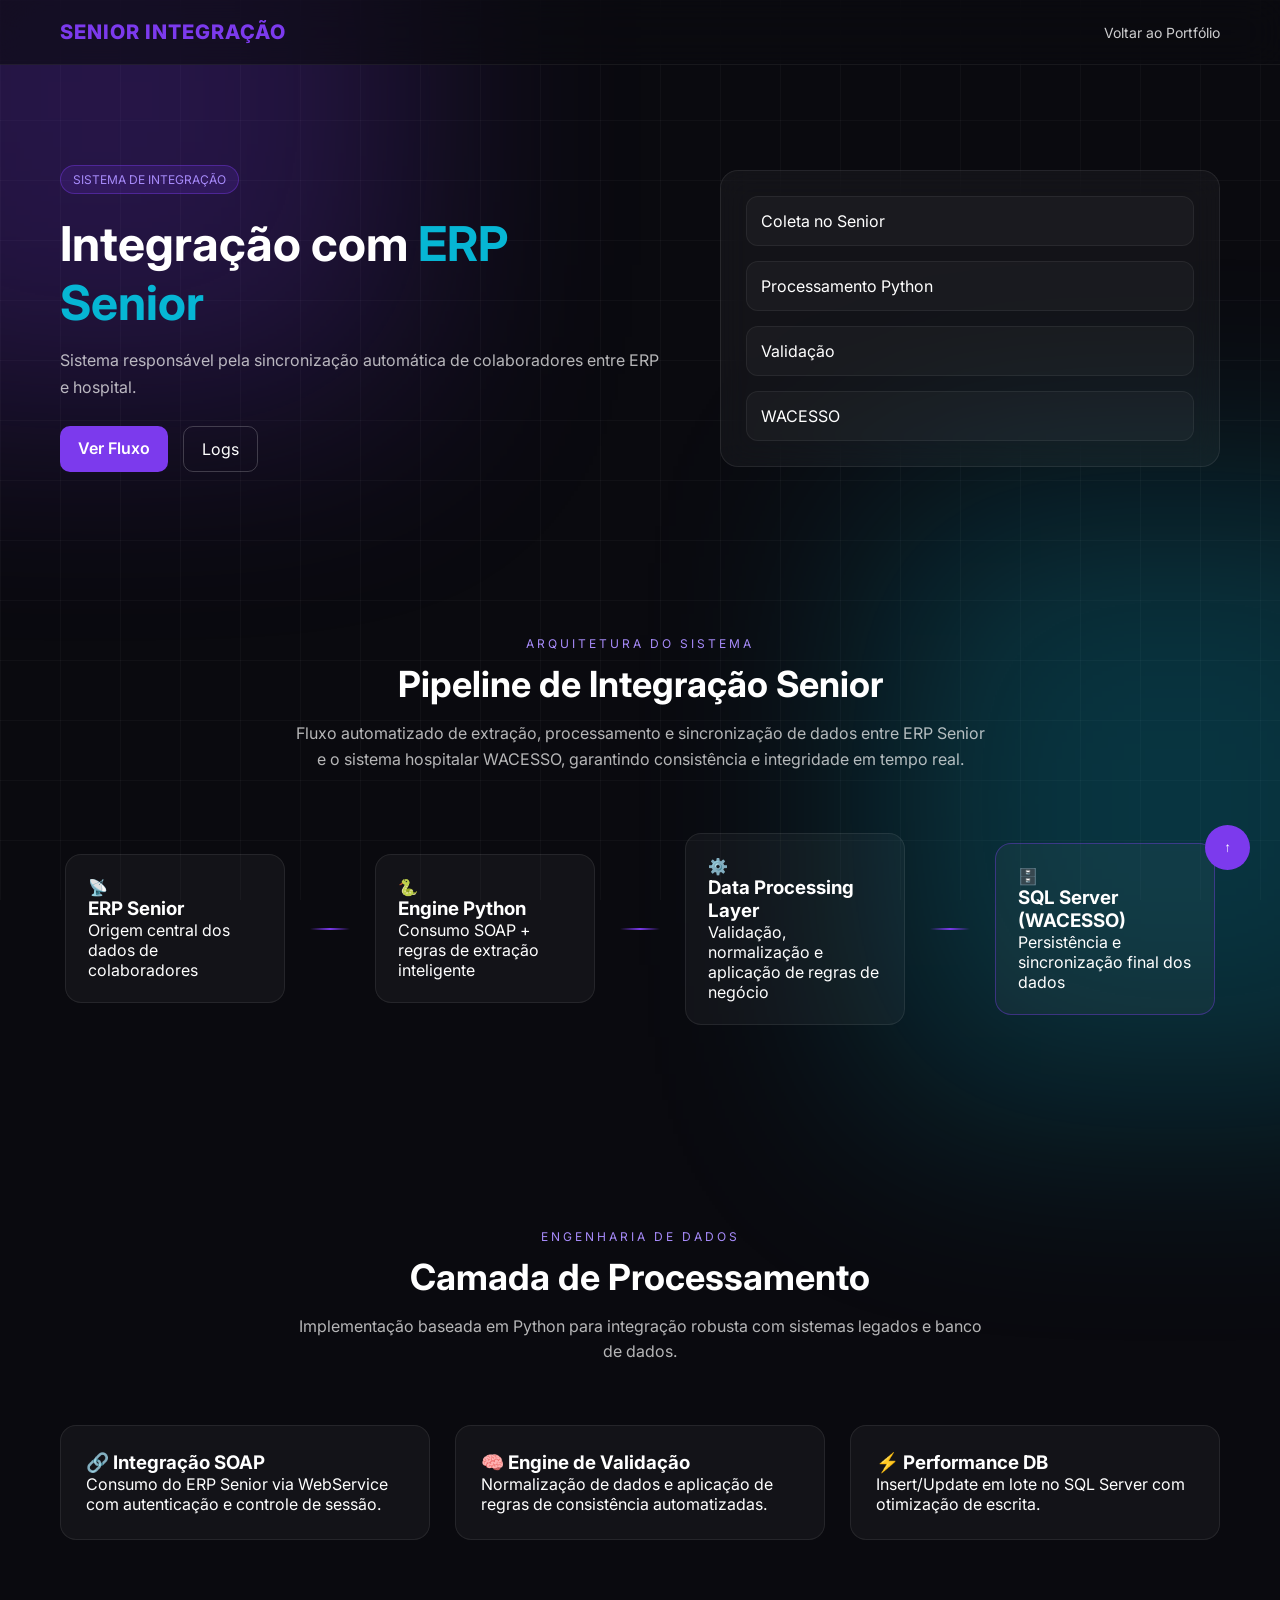
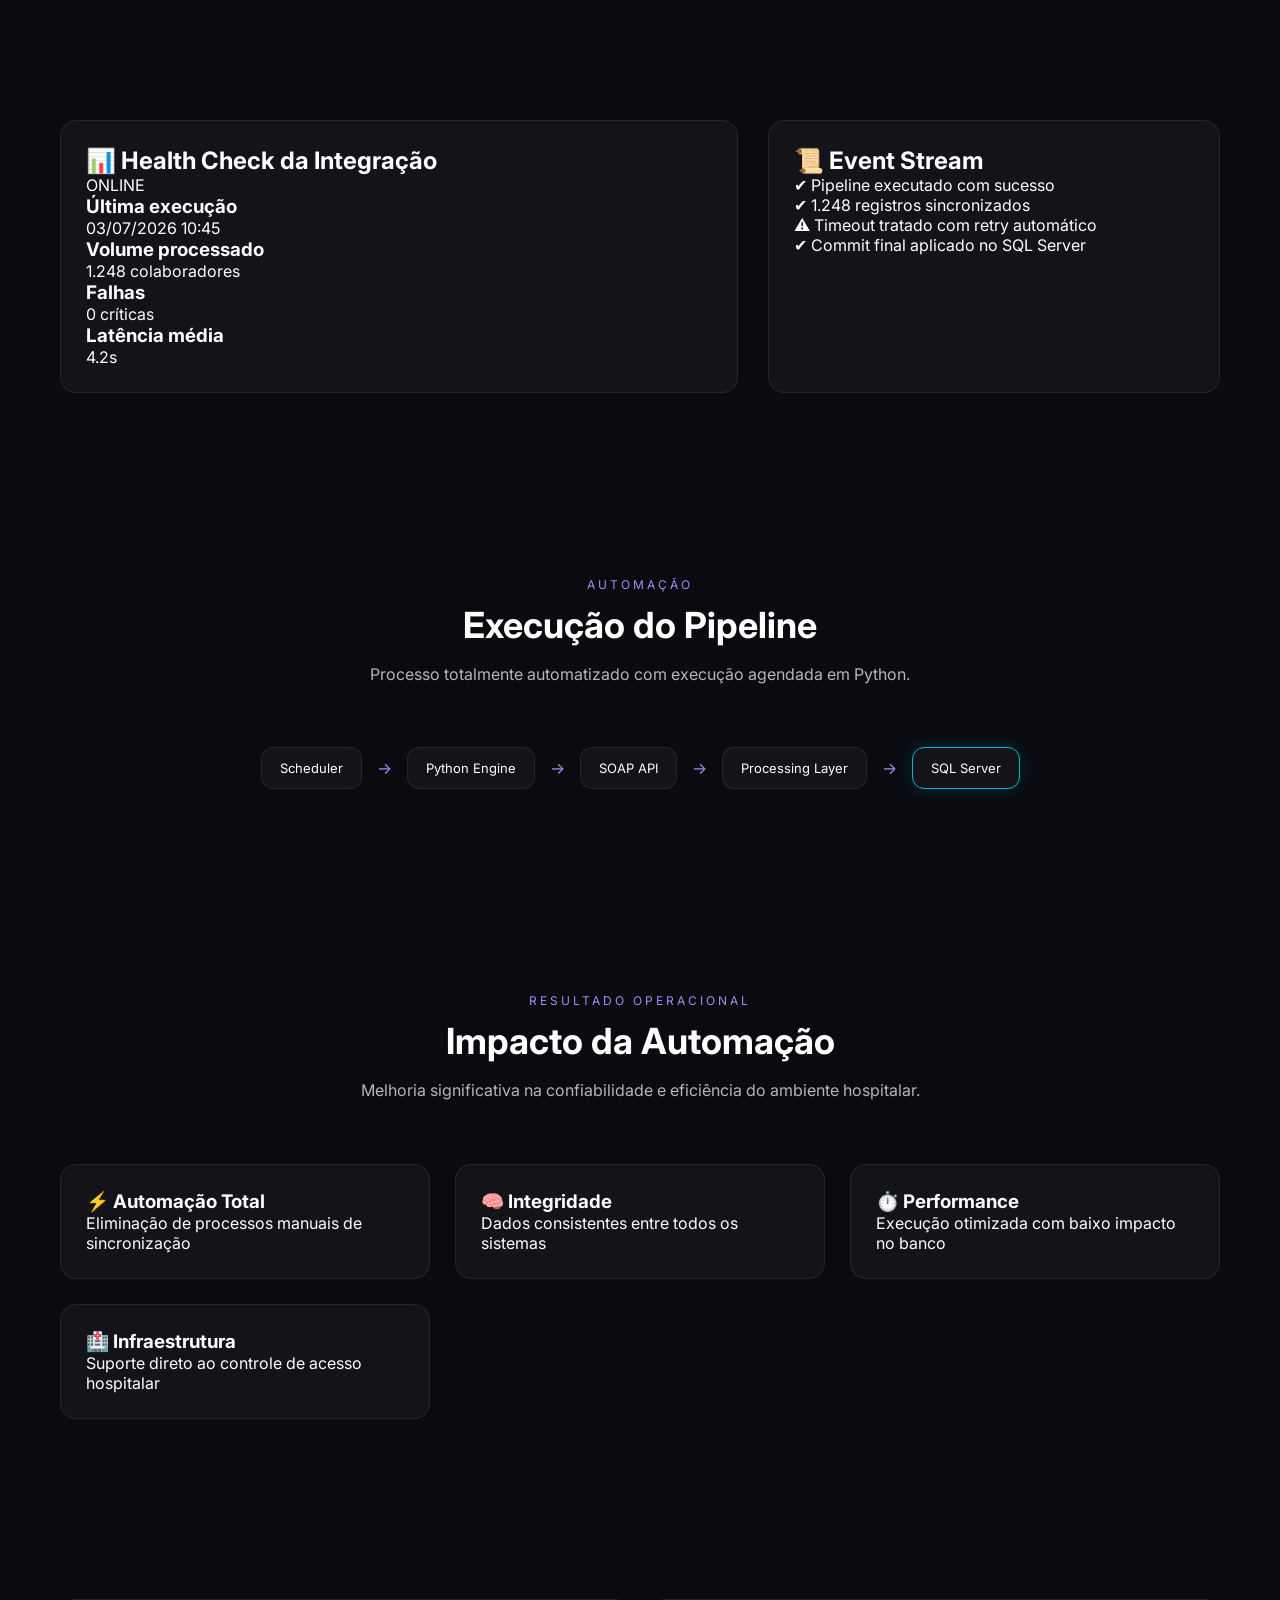
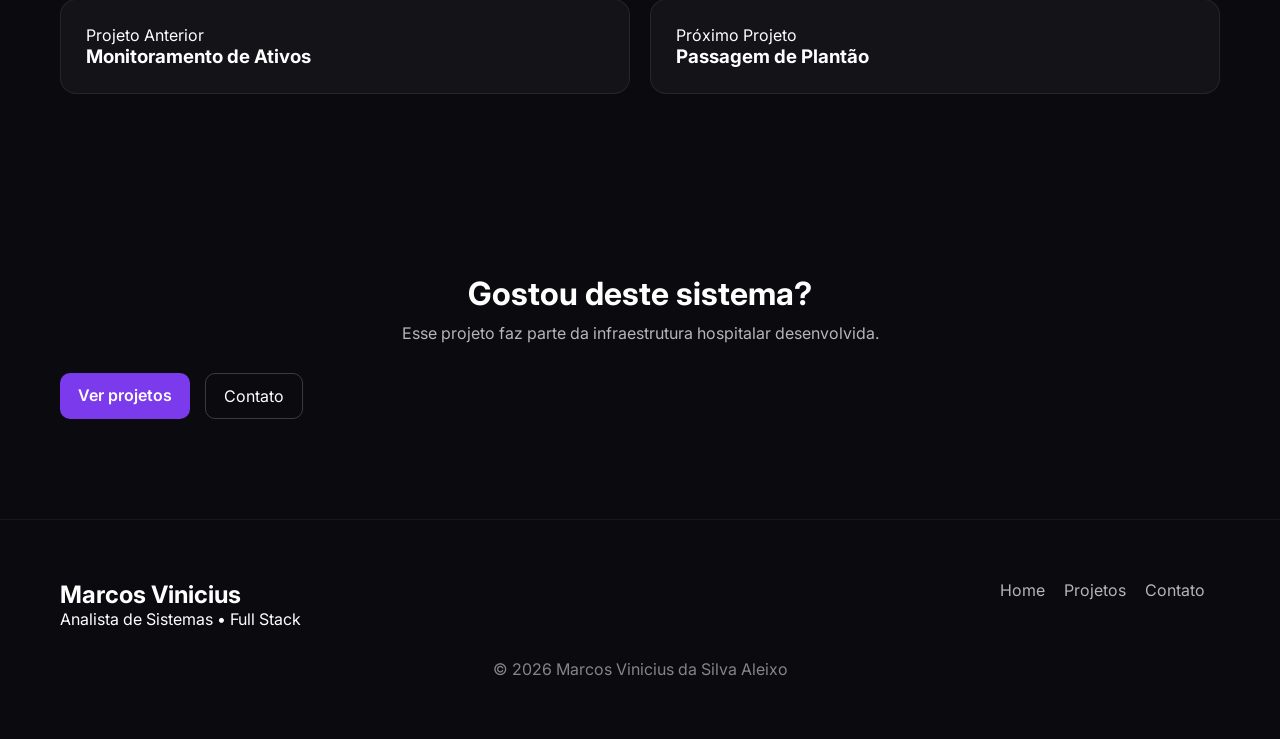
<file: projetos/integracao-senior.html>
<!DOCTYPE html>
<html lang="pt-br">
<head>
<meta charset="UTF-8">
<meta name="viewport" content="width=device-width, initial-scale=1.0">
<title>Integração Senior</title>

<link href="https://fonts.googleapis.com/css2?family=Inter:wght@300;400;600;700;800&display=swap" rel="stylesheet">

<style>

/* =========================
   BASE
========================= */

* {
    margin: 0;
    padding: 0;
    box-sizing: border-box;
}

body {
    font-family: 'Inter', sans-serif;
    background: #0a0a0f;
    color: #fff;
    overflow-x: hidden;
}

/* fundo grid */
.bg-grid {
    position: fixed;
    inset: 0;
    background-image:
        linear-gradient(rgba(255,255,255,0.03) 1px, transparent 1px),
        linear-gradient(90deg, rgba(255,255,255,0.03) 1px, transparent 1px);
    background-size: 60px 60px;
    z-index: -2;
}

/* gradientes */
.gradient {
    position: fixed;
    width: 600px;
    height: 600px;
    filter: blur(120px);
    opacity: 0.25;
    z-index: -1;
}

.gradient.one {
    background: #7c3aed;
    top: -200px;
    left: -200px;
}

.gradient.two {
    background: #06b6d4;
    bottom: -200px;
    right: -200px;
}

/* =========================
   HEADER
========================= */

header {
    position: sticky;
    top: 0;
    padding: 20px 60px;
    backdrop-filter: blur(20px);
    background: rgba(10,10,15,0.6);
    border-bottom: 1px solid rgba(255,255,255,0.06);
    z-index: 10;
}

nav {
    display: flex;
    justify-content: space-between;
    align-items: center;
}

.logo {
    font-size: 20px;
    font-weight: 800;
    color: #7c3aed;
    letter-spacing: 1px;
}

nav a {
    color: rgba(255,255,255,0.8);
    text-decoration: none;
    font-size: 14px;
}

/* =========================
   HERO
========================= */

.hero {
    padding: 100px 60px 60px;
    display: grid;
    grid-template-columns: 1.2fr 1fr;
    gap: 60px;
    align-items: center;
}

.badge {
    display: inline-block;
    padding: 6px 12px;
    border-radius: 999px;
    background: rgba(124,58,237,0.15);
    border: 1px solid rgba(124,58,237,0.4);
    color: #a78bfa;
    font-size: 12px;
    margin-bottom: 20px;
}

.hero h1 {
    font-size: 48px;
    margin-bottom: 15px;
}

.hero h1 span {
    color: #06b6d4;
}

.hero p {
    color: rgba(255,255,255,0.7);
    line-height: 1.7;
    max-width: 600px;
}

.buttons {
    display: flex;
    gap: 15px;
    margin-top: 25px;
}

.btn-primary {
    padding: 12px 18px;
    border-radius: 10px;
    background: #7c3aed;
    color: #fff;
    text-decoration: none;
    font-weight: 600;
}

.btn-secondary {
    padding: 12px 18px;
    border-radius: 10px;
    border: 1px solid rgba(255,255,255,0.2);
    color: #fff;
    text-decoration: none;
}

/* FLOW PREVIEW */
.flow-preview {
    background: rgba(255,255,255,0.04);
    border: 1px solid rgba(255,255,255,0.08);
    border-radius: 18px;
    padding: 25px;
    backdrop-filter: blur(15px);
}

.flow-box {
    display: flex;
    flex-direction: column;
    gap: 15px;
}

.step {
    padding: 14px;
    border-radius: 12px;
    background: rgba(255,255,255,0.03);
    border: 1px solid rgba(255,255,255,0.06);
}

/* =========================
   FLOW SECTION
========================= */

.flow-section{
    padding: 100px 60px;
}

.section-title{
    text-align: center;
    margin-bottom: 60px;
}

.section-title span{
    font-size: 12px;
    letter-spacing: 3px;
    color: #a78bfa;
}

.section-title h2{
    font-size: 36px;
    margin-top: 10px;
}

.section-title p{
    max-width: 700px;
    margin: 15px auto 0;
    color: rgba(255,255,255,0.7);
    line-height: 1.6;
}

.flow-diagram{
    display: flex;
    align-items: center;
    justify-content: center;
    flex-wrap: wrap;
    gap: 20px;
}

.flow-node{
    width: 220px;
    padding: 22px;
    border-radius: 16px;
    background: rgba(255,255,255,0.04);
    border: 1px solid rgba(255,255,255,0.08);
}

.flow-node.highlight{
    border-color: rgba(124,58,237,0.4);
}

.arrow{
    font-size: 22px;
    color: rgba(167,139,250,0.8);
}

/* =========================
   TECH / STATUS / LOGS
========================= */

.tech-section{ padding: 100px 60px; }

.tech-grid{
    display: grid;
    grid-template-columns: repeat(3,1fr);
    gap: 25px;
    margin-top: 50px;
}

.tech-card{
    padding: 25px;
    border-radius: 16px;
    background: rgba(255,255,255,0.04);
    border: 1px solid rgba(255,255,255,0.08);
}

.status-section{
    padding: 80px 60px;
    display: grid;
    grid-template-columns: 1.2fr 0.8fr;
    gap: 30px;
}

.status-card, .log-card{
    padding: 25px;
    border-radius: 16px;
    background: rgba(255,255,255,0.04);
    border: 1px solid rgba(255,255,255,0.08);
}

/* =========================
   ALERT / IMPACT
========================= */

.alert-section,
.impact-section{
    padding: 100px 60px;
}

/* =========================
   NAVIGATION (ADICIONADO)
========================= */

.project-navigation{
    display: flex;
    justify-content: space-between;
    gap: 20px;
    padding: 80px 60px;
}

.nav-project{
    flex: 1;
    padding: 25px;
    border-radius: 16px;
    text-decoration: none;
    color: #fff;
    background: rgba(255,255,255,0.04);
    border: 1px solid rgba(255,255,255,0.08);
    transition: 0.3s;
}

.nav-project:hover{
    border-color: #06b6d4;
    transform: translateY(-5px);
}

/* =========================
   CTA (ADICIONADO)
========================= */

.project-cta{
    text-align: center;
    padding: 100px 60px;
}

.project-cta h2{
    font-size: 32px;
    margin-bottom: 10px;
}

.project-cta p{
    color: rgba(255,255,255,0.7);
    max-width: 600px;
    margin: 0 auto 30px;
}

/* =========================
   FOOTER
========================= */

footer{
    padding: 60px;
    border-top: 1px solid rgba(255,255,255,0.06);
    background: rgba(10,10,15,0.8);
}

.footer-content{
    display: flex;
    justify-content: space-between;
    flex-wrap: wrap;
    gap: 30px;
}

.footer-links a{
    color: rgba(255,255,255,0.7);
    margin-right: 15px;
    text-decoration: none;
}

.footer-copy{
    margin-top: 30px;
    text-align: center;
    color: rgba(255,255,255,0.5);
}

/* SCROLL TOP */
#scrollTop{
    position: fixed;
    bottom: 30px;
    right: 30px;
    width: 45px;
    height: 45px;
    border-radius: 50%;
    border: none;
    background: #7c3aed;
    color: #fff;
    cursor: pointer;
}

.flow-container{
    display:flex;
    justify-content:center;
    align-items:center;
    gap:25px;
    flex-wrap:wrap;
    margin-top:50px;
}

.flow-line{
    width:40px;
    height:2px;
    background: linear-gradient(90deg, transparent, #7c3aed, transparent);
    animation: pulseLine 1.5s infinite;
}

@keyframes pulseLine{
    0%,100%{opacity:0.3;}
    50%{opacity:1;}
}

.pipeline-box{
    display:flex;
    justify-content:center;
    align-items:center;
    gap:15px;
    flex-wrap:wrap;
    margin-top:50px;
}

.pipeline-step{
    padding:12px 18px;
    border-radius:12px;
    background: rgba(255,255,255,0.04);
    border:1px solid rgba(255,255,255,0.08);
    font-size:13px;
}

.pipeline-arrow{
    color:#a78bfa;
}

.pipeline-step.highlight{
    border-color:#06b6d4;
    box-shadow:0 0 20px rgba(6,182,212,0.2);
}

</style>
</head>

<body>

<div class="bg-grid"></div>
<div class="gradient one"></div>
<div class="gradient two"></div>

<header>
    <nav>
        <div class="logo">SENIOR INTEGRAÇÃO</div>
        <a href="../index.html">Voltar ao Portfólio</a>
    </nav>
</header>

<main>

<section class="hero">
    <div>
        <div class="badge">SISTEMA DE INTEGRAÇÃO</div>

        <h1>Integração com <span>ERP Senior</span></h1>

        <p>Sistema responsável pela sincronização automática de colaboradores entre ERP e hospital.</p>

        <div class="buttons">
            <a class="btn-primary" href="#fluxo">Ver Fluxo</a>
            <a class="btn-secondary" href="#logs">Logs</a>
        </div>
    </div>

    <div class="flow-preview">
        <div class="flow-box">
            <div class="step">Coleta no Senior</div>
            <div class="step">Processamento Python</div>
            <div class="step">Validação</div>
            <div class="step">WACESSO</div>
        </div>
    </div>
</section>

<!-- ================= FLOW SECTION ================= -->

<section class="flow-section" id="fluxo">

    <div class="section-title">
        <span>ARQUITETURA DO SISTEMA</span>
        <h2>Pipeline de Integração Senior</h2>
        <p>
            Fluxo automatizado de extração, processamento e sincronização de dados entre ERP Senior
            e o sistema hospitalar WACESSO, garantindo consistência e integridade em tempo real.
        </p>
    </div>

    <div class="flow-container">

        <div class="flow-node">
            <div class="icon">📡</div>
            <h3>ERP Senior</h3>
            <p>Origem central dos dados de colaboradores</p>
        </div>

        <div class="flow-line"></div>

        <div class="flow-node">
            <div class="icon">🐍</div>
            <h3>Engine Python</h3>
            <p>Consumo SOAP + regras de extração inteligente</p>
        </div>

        <div class="flow-line"></div>

        <div class="flow-node">
            <div class="icon">⚙️</div>
            <h3>Data Processing Layer</h3>
            <p>Validação, normalização e aplicação de regras de negócio</p>
        </div>

        <div class="flow-line"></div>

        <div class="flow-node highlight">
            <div class="icon">🗄️</div>
            <h3>SQL Server (WACESSO)</h3>
            <p>Persistência e sincronização final dos dados</p>
        </div>

    </div>

</section>

<!-- ================= TECH SECTION ================= -->

<section class="tech-section">

    <div class="section-title">
        <span>ENGENHARIA DE DADOS</span>
        <h2>Camada de Processamento</h2>
        <p>
            Implementação baseada em Python para integração robusta com sistemas legados e banco de dados.
        </p>
    </div>

    <div class="tech-grid">

        <div class="tech-card">
            <h3>🔗 Integração SOAP</h3>
            <p>Consumo do ERP Senior via WebService com autenticação e controle de sessão.</p>
        </div>

        <div class="tech-card">
            <h3>🧠 Engine de Validação</h3>
            <p>Normalização de dados e aplicação de regras de consistência automatizadas.</p>
        </div>

        <div class="tech-card">
            <h3>⚡ Performance DB</h3>
            <p>Insert/Update em lote no SQL Server com otimização de escrita.</p>
        </div>

    </div>

</section>


<!-- ================= STATUS ================= -->

<section class="status-section">

    <div class="status-card">

        <div class="status-header">
            <h2>📊 Health Check da Integração</h2>
            <span class="status ok">ONLINE</span>
        </div>

        <div class="status-grid">

            <div class="status-item">
                <h3>Última execução</h3>
                <p>03/07/2026 10:45</p>
            </div>

            <div class="status-item">
                <h3>Volume processado</h3>
                <p>1.248 colaboradores</p>
            </div>

            <div class="status-item">
                <h3>Falhas</h3>
                <p>0 críticas</p>
            </div>

            <div class="status-item">
                <h3>Latência média</h3>
                <p>4.2s</p>
            </div>

        </div>

    </div>

    <div class="log-card">

        <h2>📜 Event Stream</h2>

        <div class="log">✔ Pipeline executado com sucesso</div>
        <div class="log">✔ 1.248 registros sincronizados</div>
        <div class="log">⚠ Timeout tratado com retry automático</div>
        <div class="log">✔ Commit final aplicado no SQL Server</div>

    </div>

</section>


<!-- ================= ALERT / PIPELINE ================= -->

<section class="alert-section">

    <div class="section-title">
        <span>AUTOMAÇÃO</span>
        <h2>Execução do Pipeline</h2>
        <p>Processo totalmente automatizado com execução agendada em Python.</p>
    </div>

    <div class="pipeline-box">

        <div class="pipeline-step">Scheduler</div>
        <div class="pipeline-arrow">→</div>
        <div class="pipeline-step">Python Engine</div>
        <div class="pipeline-arrow">→</div>
        <div class="pipeline-step">SOAP API</div>
        <div class="pipeline-arrow">→</div>
        <div class="pipeline-step">Processing Layer</div>
        <div class="pipeline-arrow">→</div>
        <div class="pipeline-step highlight">SQL Server</div>

    </div>

</section>


<!-- ================= IMPACT ================= -->

<section class="impact-section">

    <div class="section-title">
        <span>RESULTADO OPERACIONAL</span>
        <h2>Impacto da Automação</h2>
        <p>Melhoria significativa na confiabilidade e eficiência do ambiente hospitalar.</p>
    </div>

    <div class="tech-grid">

        <div class="tech-card">
            <h3>⚡ Automação Total</h3>
            <p>Eliminação de processos manuais de sincronização</p>
        </div>

        <div class="tech-card">
            <h3>🧠 Integridade</h3>
            <p>Dados consistentes entre todos os sistemas</p>
        </div>

        <div class="tech-card">
            <h3>⏱️ Performance</h3>
            <p>Execução otimizada com baixo impacto no banco</p>
        </div>

        <div class="tech-card">
            <h3>🏥 Infraestrutura</h3>
            <p>Suporte direto ao controle de acesso hospitalar</p>
        </div>

    </div>

</section>

<section class="project-navigation">

    <a href="monitoramento-ativos.html" class="nav-project prev" target="_blank">
        <span>Projeto Anterior</span>
        <h3>Monitoramento de Ativos</h3>
    </a>

    <a href="passagem-plantao.html" class="nav-project next" target="_blank">
        <span>Próximo Projeto</span>
        <h3>Passagem de Plantão</h3>
    </a>

</section>

<section class="project-cta">

    <h2>Gostou deste sistema?</h2>

    <p>Esse projeto faz parte da infraestrutura hospitalar desenvolvida.</p>

    <div class="buttons">
        <a href="../index.html#projects" class="btn-primary">Ver projetos</a>
        <a href="../index.html#contact" class="btn-secondary">Contato</a>
    </div>

</section>

</main>

<footer>

    <div class="footer-content">

        <div>
            <h2>Marcos Vinicius</h2>
            <p>Analista de Sistemas • Full Stack</p>
        </div>

        <div class="footer-links">
            <a href="../index.html">Home</a>
            <a href="../index.html#projects">Projetos</a>
            <a href="../index.html#contact">Contato</a>
        </div>

    </div>

    <div class="footer-copy">
        © 2026 Marcos Vinicius da Silva Aleixo
    </div>

</footer>

<button id="scrollTop">↑</button>

</body>
</html>
</file>
